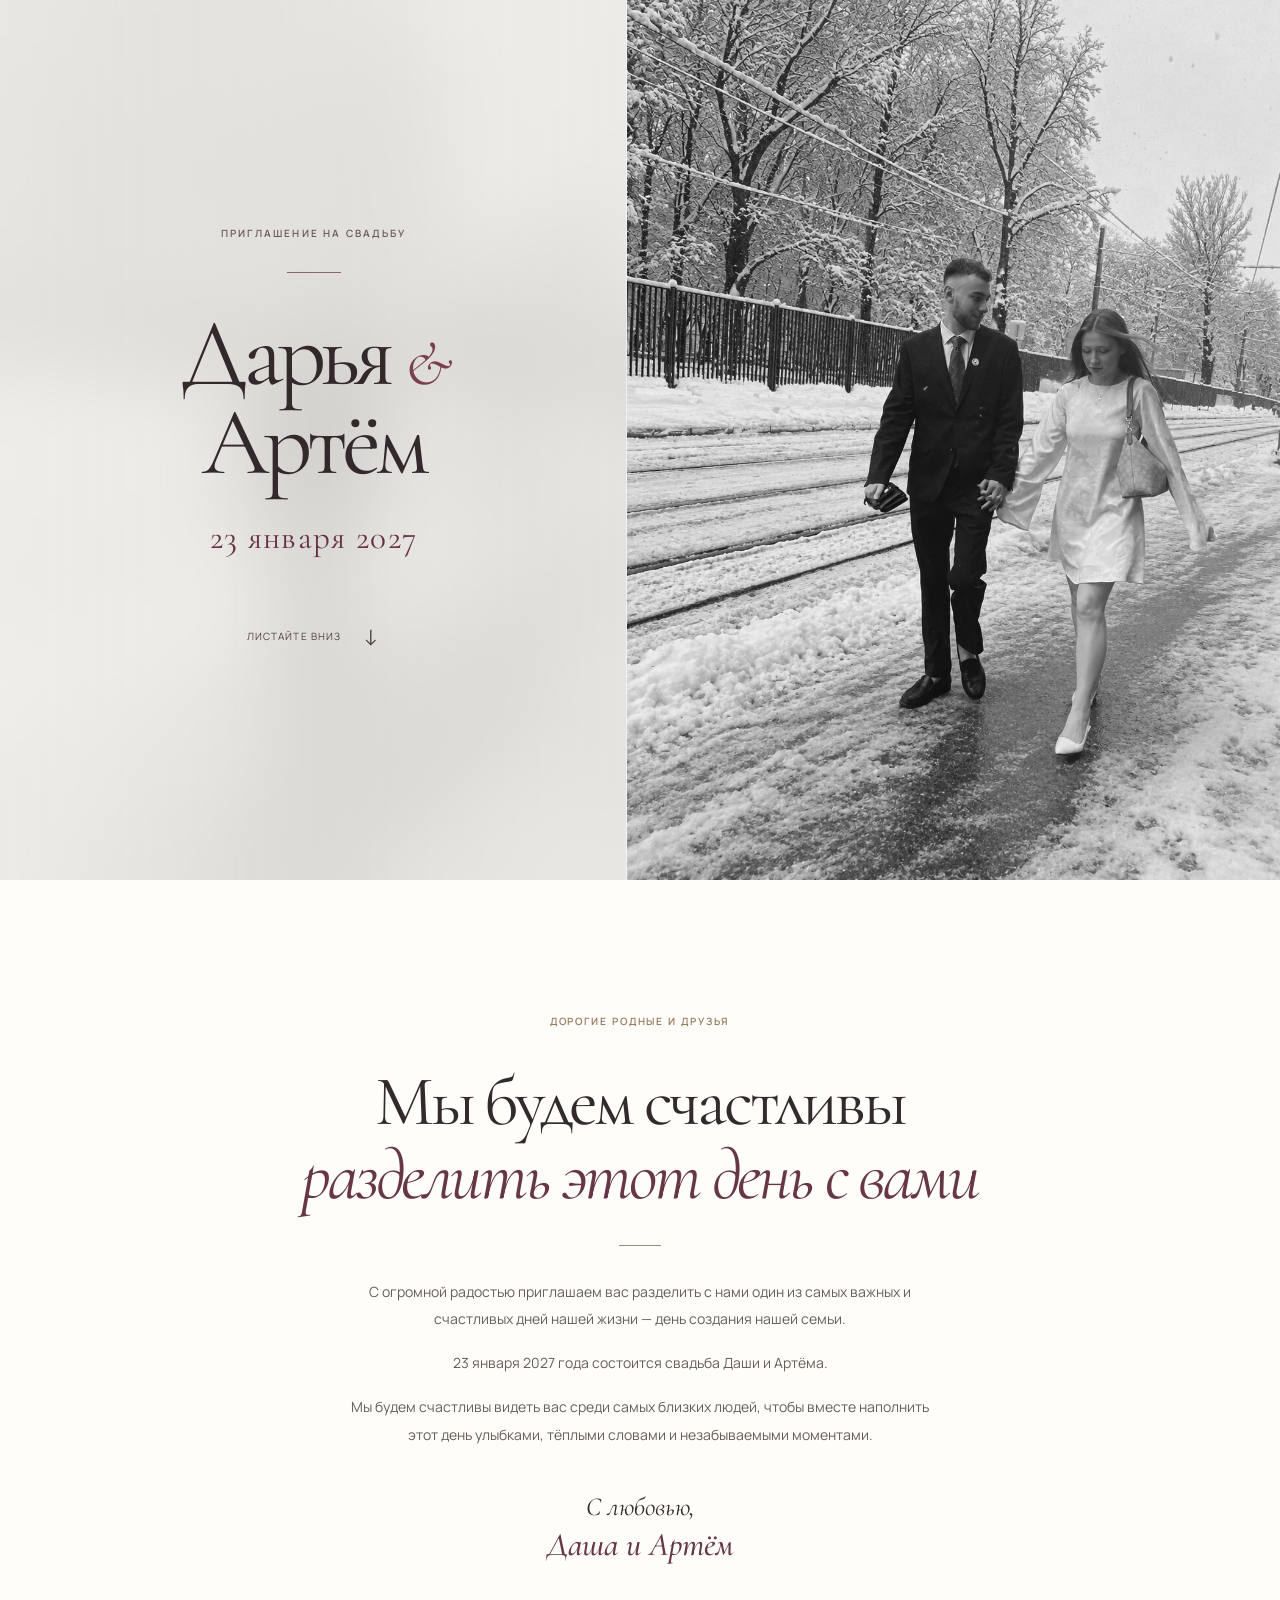
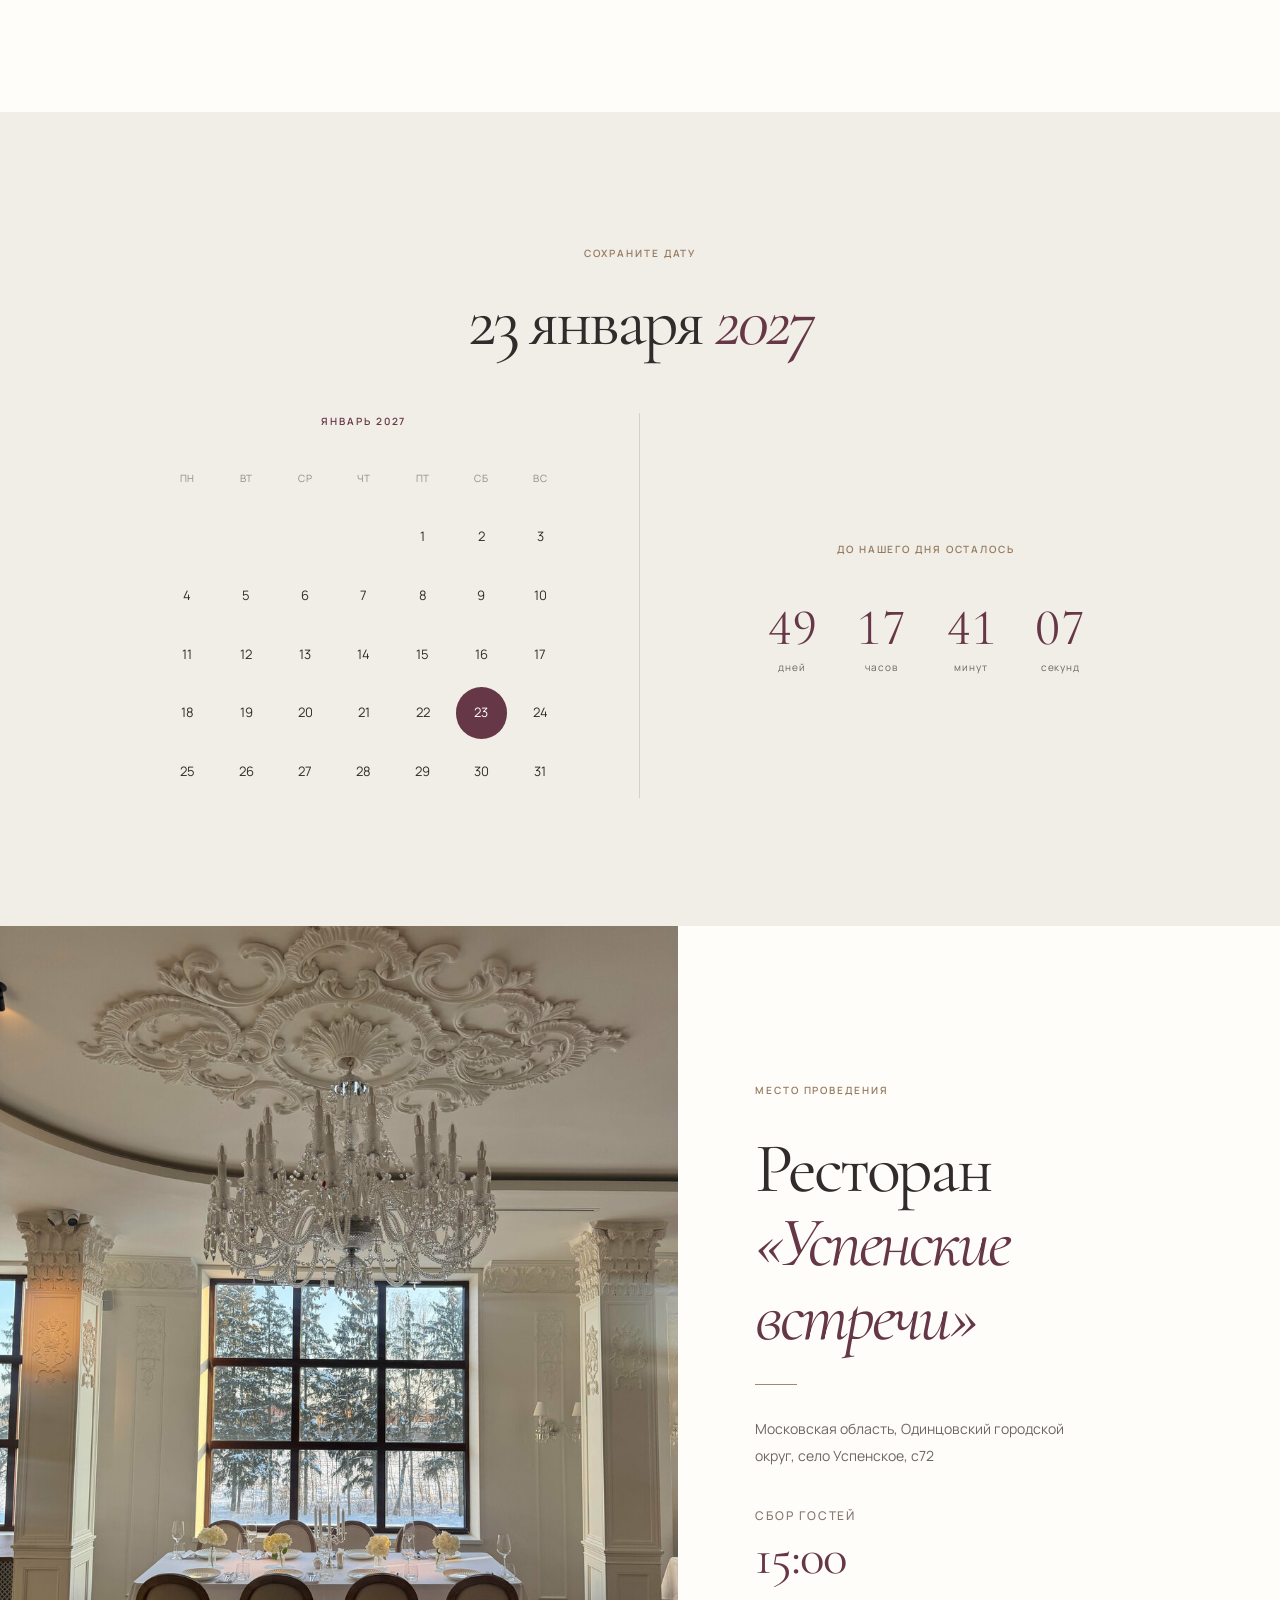
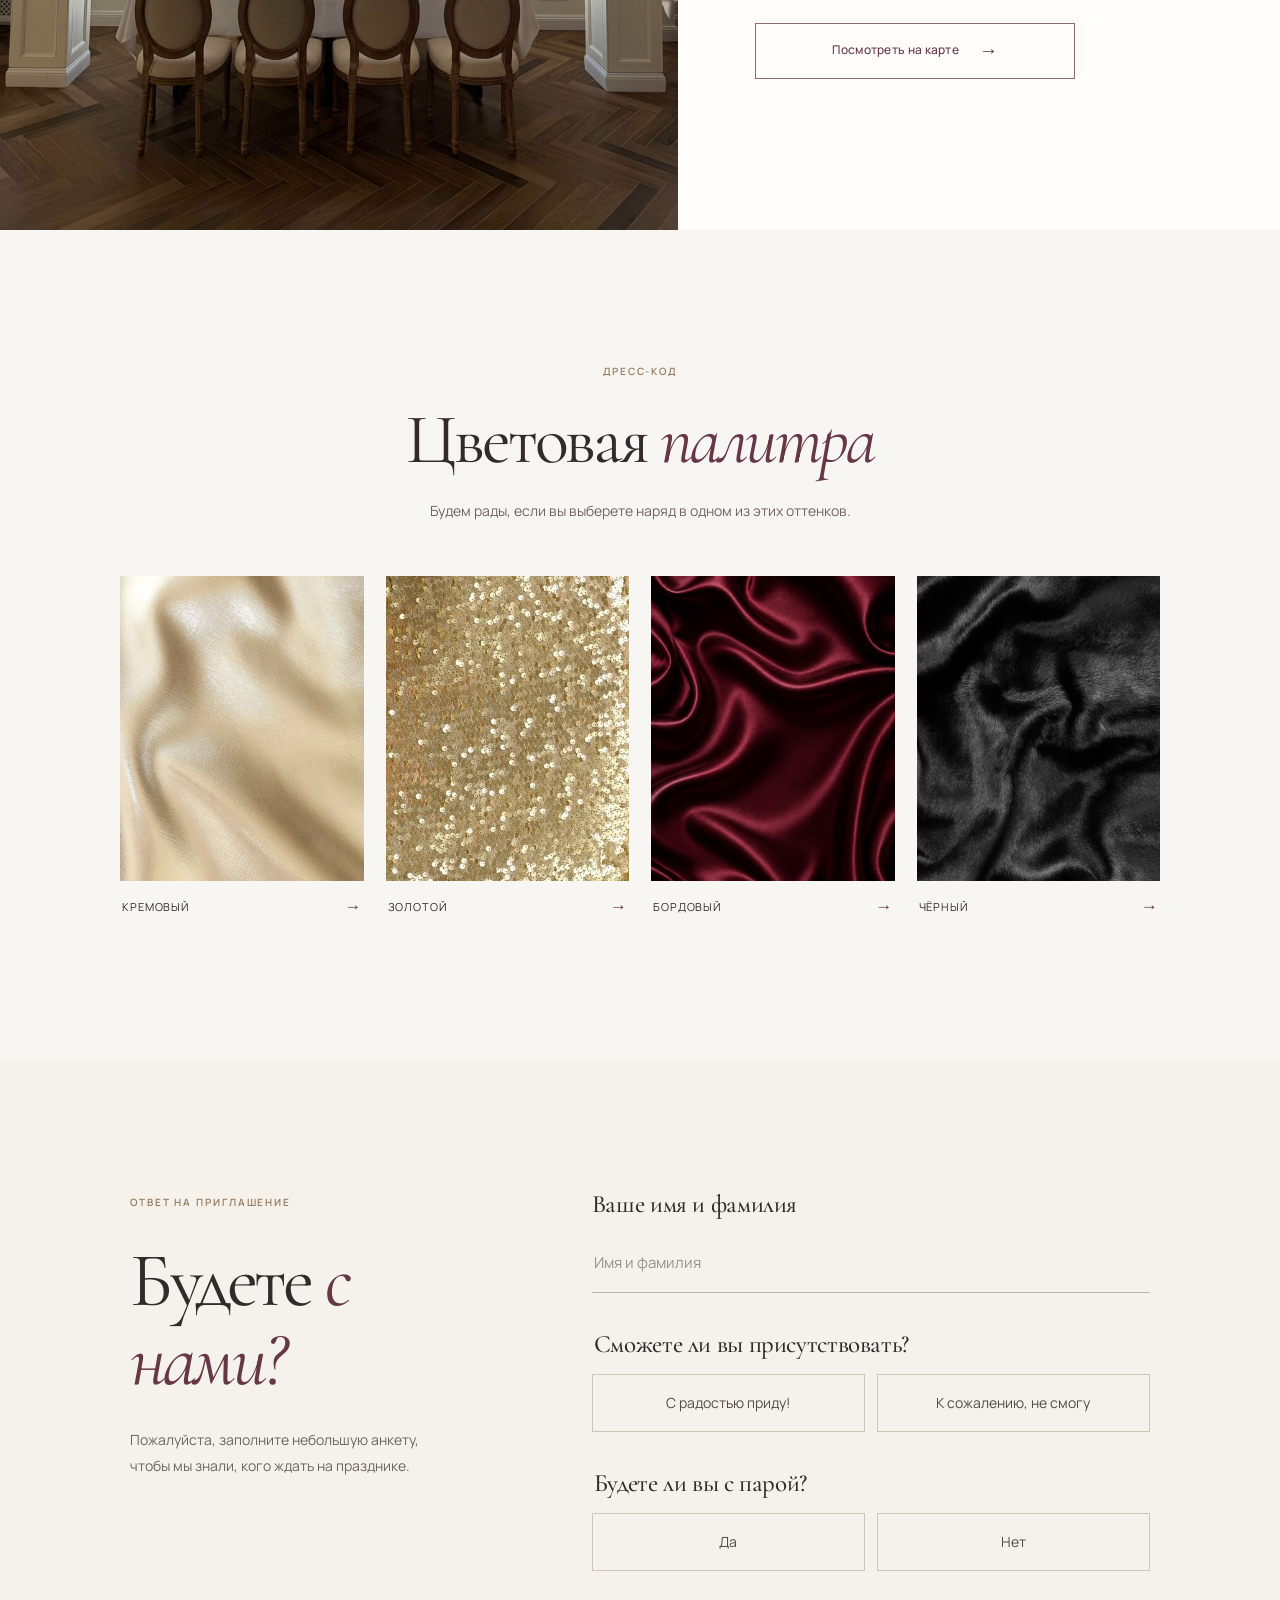
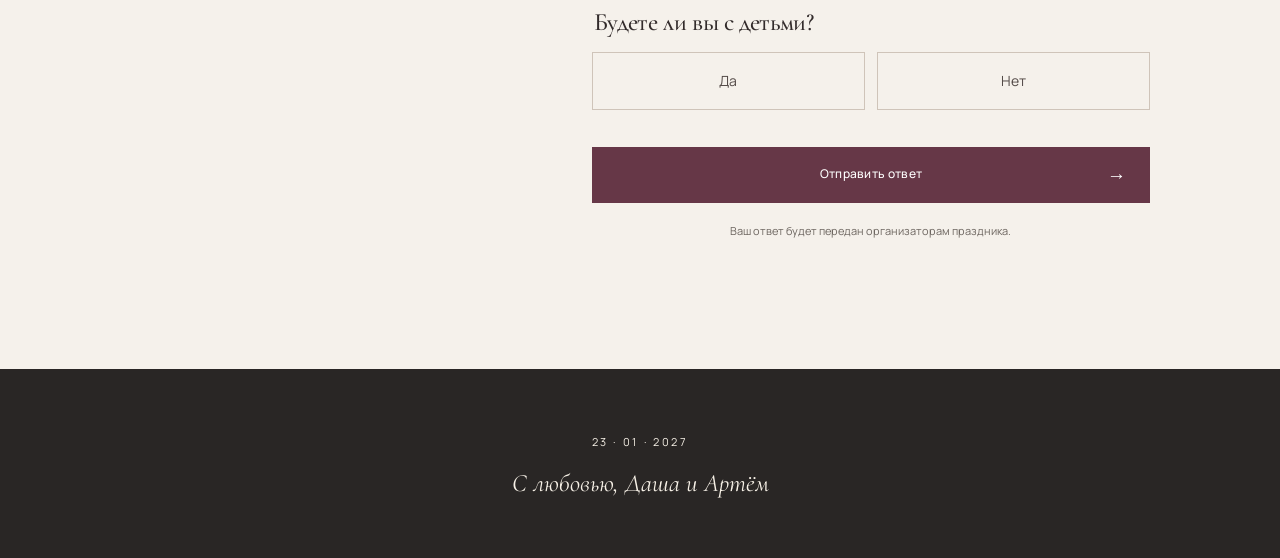
<file: index.html>
<!doctype html><html lang="ru"><head><meta charset="utf-8"><meta name="viewport" content="width=device-width,initial-scale=1"><meta name="theme-color" content="#f7f5f0"><meta name="description" content="Дарья и Артём приглашают вас на свадьбу 23 января 2027 года"><title>Дарья & Артём — Приглашение</title><link rel="preconnect" href="https://fonts.googleapis.com"><link rel="preconnect" href="https://fonts.gstatic.com" crossorigin><link href="https://fonts.googleapis.com/css2?family=Cormorant+Garamond:wght@400;500;600&family=Manrope:wght@400;500;600&display=swap" rel="stylesheet"><link rel="stylesheet" href="styles.css?v=20261010-3"></head><body><div class="snow" aria-hidden="true"></div><main>
<section class="hero"><div class="hero-photo"><img src="assets/hero-winter.jpg" alt="Дарья и Артём вместе на заснеженной улице"><div class="hero-shade"></div></div><div class="hero-card"><span class="tiny">ПРИГЛАШЕНИЕ НА СВАДЬБУ</span><span class="hero-line"></span><h1>Дарья <span>&amp;</span> Артём</h1><p class="hero-date">23 января 2027</p><a class="scroll-link" href="#invitation">Листайте вниз <span>↓</span></a></div></section>
<section class="invitation section" id="invitation"><div class="content-narrow reveal"><span class="tiny">ДОРОГИЕ РОДНЫЕ И ДРУЗЬЯ</span><h2>Мы будем счастливы<br><em>разделить этот день с вами</em></h2><div class="rule"></div><p>С огромной радостью приглашаем вас разделить с нами один из самых важных и счастливых дней нашей жизни — день создания нашей семьи.</p><p>23 января 2027 года состоится свадьба Даши и Артёма.</p><p>Мы будем счастливы видеть вас среди самых близких людей, чтобы вместе наполнить этот день улыбками, тёплыми словами и незабываемыми моментами.</p><p class="signature">С любовью,<br><strong>Даша и Артём</strong></p></div></section>
<section class="date section"><div class="date-inner"><div class="date-heading reveal"><span class="tiny">СОХРАНИТЕ ДАТУ</span><h2>23 января <em>2027</em></h2></div><div class="date-columns"><div class="calendar-block reveal"><p class="calendar-title">ЯНВАРЬ 2027</p><div class="calendar"><b>ПН</b><b>ВТ</b><b>СР</b><b>ЧТ</b><b>ПТ</b><b>СБ</b><b>ВС</b><i></i><i></i><i></i><i></i><span class="">1</span><span class="">2</span><span class="">3</span><span class="">4</span><span class="">5</span><span class="">6</span><span class="">7</span><span class="">8</span><span class="">9</span><span class="">10</span><span class="">11</span><span class="">12</span><span class="">13</span><span class="">14</span><span class="">15</span><span class="">16</span><span class="">17</span><span class="">18</span><span class="">19</span><span class="">20</span><span class="">21</span><span class="">22</span><span class="selected">23</span><span class="">24</span><span class="">25</span><span class="">26</span><span class="">27</span><span class="">28</span><span class="">29</span><span class="">30</span><span class="">31</span></div></div><div class="countdown-block reveal"><span class="tiny">ДО НАШЕГО ДНЯ ОСТАЛОСЬ</span><div class="countdown"><div><strong id="days">—</strong><small>дней</small></div><div><strong id="hours">—</strong><small>часов</small></div><div><strong id="minutes">—</strong><small>минут</small></div><div><strong id="seconds">—</strong><small>секунд</small></div></div></div></div></div></section>
<section class="venue" id="venue"><div class="venue-image reveal"><img src="assets/restaurant.jpg" loading="lazy" alt="Интерьер ресторана «Успенские встречи»"></div><div class="venue-info reveal"><span class="tiny">МЕСТО ПРОВЕДЕНИЯ</span><h2>Ресторан<br><em>«Успенские встречи»</em></h2><div class="rule"></div><p>Московская область, Одинцовский городской округ, село Успенское, с72</p><div class="arrival" aria-label="Сбор гостей в 15:00"><span class="arrival-caption">Сбор гостей</span><strong>15:00</strong></div><a class="button button-outline" href="https://yandex.ru/maps/?text=%D0%A0%D0%B5%D1%81%D1%82%D0%BE%D1%80%D0%B0%D0%BD%20%D0%A3%D1%81%D0%BF%D0%B5%D0%BD%D1%81%D0%BA%D0%B8%D0%B5%20%D0%B2%D1%81%D1%82%D1%80%D0%B5%D1%87%D0%B8%20%D1%81%D0%B5%D0%BB%D0%BE%20%D0%A3%D1%81%D0%BF%D0%B5%D0%BD%D1%81%D0%BA%D0%BE%D0%B5%20%D1%8172" target="_blank" rel="noopener noreferrer">Посмотреть на карте <span class="link-arrow" aria-hidden="true">→</span></a></div></section>
<section class="dress section" id="dress"><div class="reveal"><span class="tiny">ДРЕСС-КОД</span><h2>Цветовая <em>палитра</em></h2><p class="subtext">Будем рады, если вы выберете наряд в одном из этих оттенков.</p></div><div class="swatches reveal"><a href="https://www.pinterest.com/search/pins/?q=ivory%20cream%20wedding%20guest%20dress" target="_blank" rel="noopener noreferrer"><img src="assets/fabric-cream.jpg" loading="lazy" alt="Кремовая фактура ткани"><span>Кремовый <b class="link-arrow" aria-hidden="true">→</b></span></a><a href="https://www.pinterest.com/search/pins/?q=gold%20sequin%20evening%20dress" target="_blank" rel="noopener noreferrer"><img src="assets/fabric-gold.jpg" loading="lazy" alt="Золотые блёстки"><span>Золотой <b class="link-arrow" aria-hidden="true">→</b></span></a><a href="https://www.pinterest.com/search/pins/?q=burgundy%20satin%20evening%20dress" target="_blank" rel="noopener noreferrer"><img src="assets/fabric-wine.jpg" loading="lazy" alt="Бордовый атлас"><span>Бордовый <b class="link-arrow" aria-hidden="true">→</b></span></a><a href="https://www.pinterest.com/search/pins/?q=black%20velvet%20evening%20dress" target="_blank" rel="noopener noreferrer"><img src="assets/fabric-black.jpg" loading="lazy" alt="Чёрная фактура"><span>Чёрный <b class="link-arrow" aria-hidden="true">→</b></span></a></div></section>
<section class="rsvp section" id="rsvp"><div class="rsvp-layout"><div class="rsvp-copy reveal"><span class="tiny">ОТВЕТ НА ПРИГЛАШЕНИЕ</span><h2>Будете <em>с нами?</em></h2><p>Пожалуйста, заполните небольшую анкету, чтобы мы знали, кого ждать на празднике.</p></div><form id="guest-form" class="reveal"><label class="field-label" for="guest-name">Ваше имя и фамилия</label><input id="guest-name" name="name" type="text" autocomplete="name" placeholder="Имя и фамилия" maxlength="120" required><fieldset><legend>Сможете ли вы присутствовать?</legend><div class="options"><label class="option"><input type="radio" name="attendance" value="yes" required><span>С радостью приду!</span></label><label class="option"><input type="radio" name="attendance" value="no"><span>К сожалению, не смогу</span></label></div></fieldset><fieldset class="optional-question"><legend>Будете ли вы с парой?</legend><div class="options"><label class="option"><input type="radio" name="partner" value="yes" required><span>Да</span></label><label class="option"><input type="radio" name="partner" value="no"><span>Нет</span></label></div></fieldset><div id="partner-details" class="conditional-details" hidden><label class="field-label" for="partner-name">Имя и фамилия Вашей пары</label><input class="detail-input" id="partner-name" name="partnerName" type="text" placeholder="Имя и фамилия" maxlength="120" autocomplete="off" disabled required></div><fieldset class="optional-question"><legend>Будете ли вы с детьми?</legend><div class="options"><label class="option"><input type="radio" name="children" value="yes" required><span>Да</span></label><label class="option"><input type="radio" name="children" value="no"><span>Нет</span></label></div></fieldset><div id="children-details" class="conditional-details" hidden><label class="field-label" for="child-name-1">Имя и фамилия ребёнка</label><div id="children-list"><div class="child-entry"><input class="detail-input child-name" id="child-name-1" name="childName1" type="text" placeholder="Имя и фамилия ребёнка" maxlength="120" autocomplete="off" disabled required></div></div><button class="add-child" id="add-child" type="button"><span aria-hidden="true">＋</span> Добавить ещё ребёнка</button></div><button class="button button-primary" type="submit">Отправить ответ <span class="link-arrow" aria-hidden="true">→</span></button><p id="form-message" role="status"></p><p class="form-note">Ваш ответ будет передан организаторам праздника.</p></form></div></section><footer><span>23 · 01 · 2027</span><p>С любовью, Даша и Артём</p></footer></main><script src="script.js?v=20261010-3"></script></body></html>
</file>
<file: styles.css>
:root{--bg:#f8f6f1;--paper:#fffdfa;--ink:#292723;--wine:#632e3c;--muted:#756f68;--line:#ded8ce;--gold:#a68b69}*{box-sizing:border-box}html{scroll-behavior:smooth}body{margin:0;background:var(--bg);color:var(--ink);font-family:Manrope,Arial,sans-serif;font-size:14px;-webkit-font-smoothing:antialiased}a{color:inherit;text-decoration:none}img{display:block;width:100%;height:100%;object-fit:cover}h1,h2,p{margin-top:0}h1,h2{font-family:'Cormorant Garamond',Georgia,serif;font-weight:400;letter-spacing:-.035em}h2{font-size:clamp(48px,5.2vw,78px);line-height:1.03}h2 em{font-weight:400;color:var(--wine)}.tiny{font-size:10px;letter-spacing:.27em;font-weight:600;color:#957a5e}.section{padding:125px 7%}.hero{min-height:780px;height:100svh;max-height:1050px;position:relative;overflow:hidden;background:#25221f}.hero-photo,.hero-shade{position:absolute;inset:0}.hero-photo img{object-position:center 43%;animation:slowZoom 24s ease-in-out infinite alternate}.hero-shade{background:linear-gradient(90deg,rgba(23,19,19,.72),rgba(23,19,19,.24) 55%,rgba(23,19,19,.03) 90%),linear-gradient(0deg,rgba(23,19,19,.24),transparent 35%)}.hero-card{position:absolute;left:9%;top:50%;transform:translateY(-50%);color:#fffdf9;max-width:680px;animation:heroEnter 1.2s ease both}.hero-card .tiny{color:#f2e9db}.hero-line{display:block;width:54px;height:1px;background:#d5b999;margin:36px 0}.hero h1{font-size:clamp(86px,9.1vw,156px);line-height:.83;margin:0 0 35px;text-shadow:0 2px 20px #17120f2c}.hero h1 span{color:#d9b997;font-style:italic;font-size:.78em}.hero-date{font:400 clamp(22px,2.7vw,36px) 'Cormorant Garamond',serif;letter-spacing:.04em}.scroll-link{display:inline-flex;align-items:center;gap:22px;margin-top:70px;font-size:10px;letter-spacing:.2em;text-transform:uppercase}.scroll-link span{font-size:22px}.invitation{background:var(--paper);text-align:center}.content-narrow{max-width:720px;margin:auto}.invitation h2{margin:32px 0 27px}.rule{width:42px;height:1px;background:var(--gold);margin:32px auto}.invitation p{line-height:2.05;color:#655f58;max-width:600px;margin:17px auto}.invitation .signature{font:italic 26px/1.3 'Cormorant Garamond',serif;margin-top:42px;color:var(--ink)}.signature strong{font-weight:500;color:var(--wine);font-size:33px}.date{background:#f0ece4}.date-inner{max-width:1120px;margin:auto}.date-heading{text-align:center}.date-heading h2{margin:20px 0 55px}.date-columns{display:grid;grid-template-columns:1fr 1fr;align-items:center}.calendar-block{padding:0 12% 0 8%;border-right:1px solid #d8d0c5}.calendar-title{text-align:center;font-size:11px;letter-spacing:.25em;color:var(--wine);margin-bottom:22px}.calendar{display:grid;grid-template-columns:repeat(7,minmax(0,1fr));gap:7px}.calendar span,.calendar b,.calendar i{display:grid;place-items:center;aspect-ratio:1;font-size:13px;font-weight:400}.calendar b{font-size:10px;letter-spacing:.05em;color:#928a80}.calendar .selected{border-radius:50%;background:var(--wine);color:#fff}.countdown-block{text-align:center;padding-left:10%}.countdown{display:flex;justify-content:center;gap:clamp(15px,2.7vw,37px);margin-top:36px}.countdown div{display:flex;flex-direction:column;min-width:55px}.countdown strong{font:400 clamp(35px,4vw,62px) 'Cormorant Garamond',serif;color:var(--wine)}.countdown small{font-size:10px;letter-spacing:.09em;color:var(--muted)}.venue{display:grid;grid-template-columns:1.06fr .94fr;background:var(--paper);min-height:710px}.venue-image{min-height:710px;overflow:hidden}.venue-image img{object-position:center 45%;transition:transform 1s}.venue-image:hover img{transform:scale(1.035)}.venue-info{padding:100px clamp(40px,7vw,120px);align-self:center}.venue h2{margin:30px 0 25px}.venue .rule{margin:30px 0}.venue-info>p{max-width:340px;line-height:1.9;color:var(--muted)}.arrival{display:flex;align-items:center;gap:20px;margin:30px 0}.arrival strong{font:400 52px 'Cormorant Garamond',serif;color:var(--wine)}.arrival span{font-size:12px}.button{display:flex;align-items:center;justify-content:space-between;gap:25px;min-height:57px;padding:16px 25px;font:600 11px Manrope,Arial,sans-serif;letter-spacing:.1em;cursor:pointer;transition:background .25s,color .25s,transform .25s}.button span{font-size:18px}.button:hover{transform:translateY(-2px)}.button-outline{border:1px solid #bda98e;max-width:300px;color:var(--wine)}.button-outline:hover{background:#f2ece2}.dress{text-align:center;background:var(--bg)}.dress h2{margin:20px 0}.subtext{color:var(--muted);line-height:1.8}.swatches{max-width:1040px;margin:52px auto 0;display:grid;grid-template-columns:repeat(4,minmax(0,1fr));gap:18px}.swatches a{min-width:0}.swatches img{height:265px;aspect-ratio:4/5;object-fit:cover;transition:transform .45s,filter .45s}.swatches a:hover img{transform:translateY(-5px);filter:brightness(1.06)}.swatches a>span{display:flex;justify-content:space-between;align-items:center;font-size:11px;letter-spacing:.12em;text-transform:uppercase;padding:17px 2px}.swatches b{font-weight:400;color:var(--wine);font-size:16px}.rsvp{background:#efeae2}.rsvp-layout{max-width:1100px;margin:auto;display:grid;grid-template-columns:.82fr 1.18fr;gap:10%;align-items:start}.rsvp-copy h2{margin:27px 0}.rsvp-copy p{line-height:1.9;color:var(--muted);max-width:300px}form{width:100%}.field-label,legend{display:block;font-size:12px;font-weight:600;color:#4e4844;margin-bottom:13px}#guest-name{width:100%;border:1px solid #cec4b8;border-radius:2px;background:#ffffffa6;padding:17px 18px;font:13px Manrope,Arial,sans-serif;color:var(--ink)}#guest-name:focus{outline:2px solid #bfa8ac;outline-offset:2px}fieldset{border:0;margin:29px 0 0;padding:0}.options{display:flex;flex-wrap:wrap;gap:10px}.option{cursor:pointer;position:relative;display:inline-flex;min-height:46px;align-items:center}.option input{position:absolute;opacity:0;inset:0;cursor:pointer}.option span{display:flex;align-items:center;gap:10px;padding:13px 18px;border:1px solid #d2c9be;border-radius:40px;background:#ffffff6b;font-size:12px;transition:all .25s}.option span:before{content:'';width:12px;height:12px;border-radius:50%;border:1px solid #b8a89e;flex:none}.option input:checked+span{border-color:var(--wine);background:#fffaf6;color:var(--wine)}.option input:checked+span:before{background:var(--wine);box-shadow:inset 0 0 0 3px #fffaf6}.option input:focus-visible+span{outline:2px solid var(--wine);outline-offset:3px}.optional-question[hidden]{display:none}.button-primary{margin-top:35px;width:100%;border:1px solid var(--wine);background:var(--wine);color:white;border-radius:3px}.button-primary:hover{background:#4b1f2b}.form-note{font-size:10px;color:#827a70;line-height:1.8;margin:19px 0 0}#form-message{color:#426342;font-size:12px;line-height:1.8}footer{text-align:center;background:#292724;color:#f6f0e6;padding:55px 20px}footer span{font-size:11px;letter-spacing:.24em}footer p{font:italic 25px 'Cormorant Garamond',serif;margin:15px 0 0}.snow{position:fixed;inset:0;pointer-events:none;z-index:10;overflow:hidden}.flake{position:absolute;left:var(--x);top:-15px;width:var(--s);height:var(--s);background:#fff;border-radius:50%;opacity:var(--o);box-shadow:0 0 5px #fff8;animation:fall var(--d) linear var(--delay) infinite}@keyframes fall{to{transform:translate3d(var(--drift),110vh,0)}}@keyframes slowZoom{to{transform:scale(1.055)}}@keyframes heroEnter{from{opacity:0;transform:translateY(calc(-50% + 20px))}to{opacity:1;transform:translateY(-50%)}}.reveal{opacity:0;transform:translateY(20px);transition:opacity .9s ease,transform .9s ease}.reveal.visible{opacity:1;transform:none}@media(max-width:850px){.hero{height:82svh;min-height:580px}.hero-card{left:7%;right:7%;top:auto;bottom:9%;transform:none;animation:none}.hero h1{font-size:clamp(75px,13vw,110px)}.hero-shade{background:linear-gradient(0deg,#171415c7,transparent 73%)}.hero-photo img{object-position:center 35%}.hero-line{margin:24px 0}.scroll-link{margin-top:35px}.section{padding:90px 6%}.date-columns{gap:35px}.calendar-block{padding:0 7% 0 0}.countdown-block{padding-left:0}.venue{grid-template-columns:1fr}.venue-image{min-height:0;height:520px}.venue-info{padding:70px 8%}.rsvp-layout{grid-template-columns:1fr;gap:35px}.rsvp-copy p{max-width:550px}}@media(max-width:560px){.hero{min-height:640px;height:90svh}.hero-card{bottom:10%}.hero h1{font-size:clamp(67px,16vw,95px)}.hero .tiny{font-size:9px}.hero-date{font-size:27px}.section{padding:76px 22px}.section h2{font-size:clamp(47px,12vw,67px)}.invitation p{font-size:13px}.date-heading h2{margin-bottom:34px}.date-columns{grid-template-columns:1fr;gap:43px}.calendar-block{border-right:0;padding:0 4%}.calendar{max-width:360px;margin:auto}.countdown-block{border-top:1px solid #d8d0c5;padding:37px 0 0}.countdown{gap:13px}.countdown div{min-width:55px}.venue-image{height:380px}.venue-info{padding:70px 24px}.venue h2{font-size:60px}.swatches{grid-template-columns:repeat(2,minmax(0,1fr));gap:14px}.swatches img{height:205px}.rsvp-layout{gap:20px}.options{gap:8px}.option span{padding:12px 14px;font-size:11px}.rsvp-copy h2{margin:20px 0}}@media(prefers-reduced-motion:reduce){*,*:before,*:after{animation:none!important;transition:none!important;scroll-behavior:auto!important}.reveal{opacity:1;transform:none}}/* Editorial refinement — calm winter invitation */
:root{--bg:#f9f7f3;--paper:#fdfbf7;--wine:#642e3c;--ink:#2d2927}
body{font-size:15px}::selection{background:#d9c4c5;color:#34242a}
.hero{height:min(900px,100svh);min-height:660px;max-height:none;background:var(--paper);display:grid;grid-template-columns:53% 47%;overflow:hidden}
.hero-photo{position:relative;grid-column:2;grid-row:1;min-width:0;overflow:hidden}
.hero-photo img{object-position:50% 46%;animation:slowZoom 32s ease-in-out infinite alternate}
.hero-shade{background:linear-gradient(0deg,rgba(29,21,22,.12),transparent 30%)}
.hero-card{position:relative;grid-column:1;grid-row:1;top:auto;left:auto;transform:none;max-width:none;padding:clamp(50px,7vw,125px) clamp(35px,6vw,120px);display:flex;flex-direction:column;justify-content:center;align-items:flex-start;color:var(--ink);animation:heroEditorial 1.15s ease both}
.hero-card .tiny{color:#8d7669;font-size:11px;letter-spacing:.24em}.hero-line{background:#ae947b;margin:34px 0 42px}
.hero h1{font-size:clamp(80px,8.1vw,145px);line-height:.89;margin:0 0 39px;letter-spacing:-.06em;text-shadow:none;max-width:700px}
.hero h1 span{color:#9d7c72}.hero-date{font-size:clamp(25px,2.6vw,37px);color:var(--wine)}
.scroll-link{color:#665b55;margin-top:clamp(35px,7vh,80px);font-size:10px}.scroll-link:hover{color:var(--wine)}
.invitation{position:relative}.invitation .content-narrow{max-width:760px}.invitation p{font-size:14px;line-height:2.1}
.section{padding-top:clamp(85px,10vw,145px);padding-bottom:clamp(85px,10vw,145px)}
.date{background:#f1ede7}.date-columns{max-width:1040px;margin:auto}.calendar-block{padding-right:14%}.countdown strong{font-variant-numeric:lining-nums tabular-nums}
.venue{min-height:650px}.venue-image{min-height:650px}.venue-info{padding:75px clamp(35px,6vw,105px)}
.venue-info>p{font-size:14px}.swatches{gap:22px}.swatches a{overflow:hidden}.swatches img{height:auto;aspect-ratio:4/5;transition:transform .65s ease,filter .45s ease}.swatches a:hover img{transform:scale(1.035)}
.swatches a>span{font-size:11px}.rsvp{background:#f0ebe5}.rsvp-layout{gap:8%}
#guest-name{font-size:14px;padding:18px 19px;border-radius:0;background:#fffcf8}
.option span{font-size:13px;border-radius:2px;min-height:52px;background:#fffcf8;padding:14px 19px}
.option input:checked+span{background:#f9f1f0}.option span:before{width:14px;height:14px}
.button{font-size:12px;letter-spacing:.045em;min-height:58px}.button-primary{border-radius:0}
footer{padding:60px 20px;background:#292625}.snow{z-index:5}.flake{box-shadow:0 0 4px #fff6}
@keyframes heroEditorial{from{opacity:0;transform:translateY(22px)}to{opacity:1;transform:translateY(0)}}
@media(max-width:1000px){.hero{grid-template-columns:50% 50%}.hero-card{padding:55px 6vw}.hero h1{font-size:clamp(70px,9vw,105px)}}
@media(max-width:700px){
.hero{display:flex;flex-direction:column;min-height:0;height:auto;max-height:none}
.hero-photo{position:relative;flex:none;width:100%;height:clamp(370px,72svh,690px)}
.hero-photo img{object-position:center 40%}.hero-shade{background:linear-gradient(0deg,rgba(29,21,22,.1),transparent 38%)}
.hero-card{flex:none;display:flex;align-items:center;text-align:center;padding:49px 20px 56px;animation:heroEditorial 1s ease both}
.hero-card .tiny{font-size:9px;letter-spacing:.2em}.hero-line{margin:21px 0 28px;width:40px}
.hero h1{font-size:clamp(65px,13vw,95px);line-height:.9;margin-bottom:25px;max-width:550px}
.hero-date{font-size:29px;margin-bottom:0}.scroll-link{margin-top:28px;font-size:9px}
.section{padding:85px 22px}.section h2{font-size:clamp(48px,10vw,70px)}
.date-columns{grid-template-columns:1fr;gap:42px}.calendar-block{border-right:0;padding:0 3%}.calendar{max-width:370px;margin:auto}.countdown-block{border-top:1px solid #d8d0c5;padding:36px 0 0}
.venue{grid-template-columns:1fr;min-height:0}.venue-image{height:clamp(330px,60vw,510px);min-height:0}.venue-info{padding:75px 25px 85px}.venue h2{font-size:clamp(51px,10vw,70px)}
.swatches{grid-template-columns:repeat(2,minmax(0,1fr));gap:14px;margin-top:40px}.swatches a>span{font-size:10px}
.rsvp-layout{grid-template-columns:1fr;gap:32px}.rsvp-copy p{max-width:550px}
}
@media(max-width:380px){.hero-photo{height:390px}.hero h1{font-size:63px}.options{flex-direction:column}.option{width:100%}.option span{width:100%}.countdown{gap:7px}.countdown div{min-width:50px}}
@media(prefers-reduced-motion:reduce){.hero-card{animation:none!important}}

/* 2026-10 unified design system: editorial type + tactile, consistent controls */
:root{--bg:#f8f6f2;--paper:#fffdf9;--ink:#302b2a;--wine:#633443;--muted:#6d6660;--gold:#a18a71;--line:#d9d1c7;--control:#fffdfa;--ease:cubic-bezier(.22,1,.36,1)}
body{font-family:Manrope,Arial,sans-serif;font-size:15px;line-height:1.65}
h1,h2,.hero-date,.arrival strong,.countdown strong,.invitation .signature,footer p{font-family:'Cormorant Garamond',Georgia,serif}
h2{font-size:clamp(46px,5.5vw,76px);letter-spacing:-.045em;line-height:1.05}
h2 em{font-style:italic;color:var(--wine)}
.tiny,.calendar-title{font-family:Manrope,Arial,sans-serif;font-size:10px;font-weight:600;letter-spacing:.19em}
.hero h1{letter-spacing:-.055em}.hero-card{isolation:isolate}
.invitation p,.venue-info>p,.rsvp-copy p,.subtext{font-size:14px;line-height:1.95}
/* Every interactive element shares the same square-cornered, tailored language. */
.button,.option span,#guest-name{border-radius:0;font-family:Manrope,Arial,sans-serif}
.button{width:fit-content;min-width:245px;min-height:60px;display:inline-flex;align-items:center;justify-content:space-between;gap:24px;padding:17px 24px;border:1px solid var(--wine);background:transparent;color:var(--wine);font-size:12px;font-weight:600;letter-spacing:.025em;text-transform:none;transition:background .35s var(--ease),color .35s var(--ease),border-color .35s var(--ease),transform .35s var(--ease);-webkit-tap-highlight-color:transparent}
.button span{font-size:20px;font-weight:400;line-height:1}.button:hover{transform:translateY(-2px)}.button:focus-visible,.swatches a:focus-visible,.scroll-link:focus-visible{outline:2px solid var(--wine);outline-offset:5px}
.button-outline{max-width:none;border-color:var(--wine)}.button-outline:hover{background:var(--wine);color:#fff}
.button-primary{width:100%;margin-top:36px;background:var(--wine);color:#fff}.button-primary:hover{background:#4a2531;border-color:#4a2531}
#guest-form{font-family:Manrope,Arial,sans-serif;max-width:620px}
.field-label,fieldset legend{font-family:Manrope,Arial,sans-serif;font-size:13px;font-weight:600;letter-spacing:0;line-height:1.5;color:var(--ink);margin-bottom:14px}
#guest-name{display:block;width:100%;min-height:59px;padding:17px 19px;background:var(--control);border:1px solid #cfc6bb;color:var(--ink);font-size:14px;font-weight:400;line-height:1.4;appearance:none;transition:border-color .2s,box-shadow .2s}
#guest-name::placeholder{color:#8c837a;opacity:1}#guest-name:focus{outline:0;border-color:var(--wine);box-shadow:0 0 0 2px #63344321}
fieldset{margin-top:33px}.options{display:grid;grid-template-columns:repeat(2,minmax(0,1fr));gap:10px}.option{min-width:0;min-height:58px;display:block}.option input{width:100%;height:100%;margin:0}.option span{width:100%;min-height:58px;height:100%;display:flex;justify-content:flex-start;gap:12px;padding:13px 15px;border:1px solid #d0c7bc;background:var(--control);color:var(--ink);font-size:13px;font-weight:500;line-height:1.4;transition:background .25s,border-color .25s,color .25s;white-space:normal}.option span:before{width:15px;height:15px;flex:0 0 15px;border:1px solid #a99b8d}.option:hover span{border-color:#a18a83}.option input:checked+span{border-color:var(--wine);background:#f7f0ee;color:var(--wine)}.option input:checked+span:before{background:var(--wine);box-shadow:inset 0 0 0 3px #f7f0ee}.option input:focus-visible+span{outline:2px solid var(--wine);outline-offset:3px}
.form-note{font-size:11px;line-height:1.7;color:var(--muted)}#form-message{font-size:13px;line-height:1.7}
.swatches a{display:block}.swatches a>span{font-family:Manrope,Arial,sans-serif;font-size:11px;letter-spacing:.08em}.swatches a:focus-visible{outline-offset:6px}
.scroll-link{font-family:Manrope,Arial,sans-serif;letter-spacing:.11em}
@media(max-width:850px){.rsvp-layout{gap:30px}.rsvp-copy p{max-width:540px}}
@media(max-width:700px){.hero-photo{height:clamp(320px,62svh,610px)}.hero-card{padding:43px 20px 52px}.hero h1{font-size:clamp(65px,13vw,93px)}.hero-date{font-size:28px}.section{padding:78px 22px}.venue-info{padding:72px 24px}.button{min-height:58px}.swatches img{aspect-ratio:4/5}.rsvp-layout{gap:28px}}
@media(max-width:480px){.hero-photo{height:clamp(320px,55svh,500px)}.hero h1{font-size:clamp(62px,13.2vw,75px)}.hero-card .tiny{font-size:9px}.hero-date{font-size:26px}.section{padding:72px 20px}.section h2{font-size:clamp(44px,11vw,58px)}.options{grid-template-columns:1fr}.option,.option span{min-height:54px}.option span{font-size:13px;padding:13px 16px}.button{width:100%;min-width:0}.swatches{gap:12px}.swatches a>span{font-size:10px;letter-spacing:.03em}.calendar{gap:4px}.countdown{gap:8px}.countdown strong{font-size:clamp(32px,9vw,44px)}.countdown div{min-width:0;flex:1}.venue-image{height:340px}.rsvp-copy h2{margin-bottom:18px}}
@media(max-width:360px){.hero h1{font-size:58px}.section{padding-left:16px;padding-right:16px}.swatches img{aspect-ratio:3/4}.calendar span,.calendar b{font-size:11px}}
@media(hover:none){.button:hover{transform:none}.swatches a:hover img{transform:none}}
@media(prefers-reduced-motion:reduce){.reveal{opacity:1!important;transform:none!important}}


/* Final visual pass: unified editorial controls and mobile alignment */
:root{--wine:#663747;--ink:#322b2b;--line:#d7cfc5}
html,body{width:100%;max-width:100%;overflow-x:clip}
body{font-family:Manrope,Arial,sans-serif;font-weight:400}
main,section,footer{min-width:0}
.hero{overflow:hidden}
.hero-card h1{overflow-wrap:normal}
.rsvp{background:#f5f1eb}
.rsvp-layout{max-width:1020px;grid-template-columns:.8fr 1.2fr;gap:clamp(40px,7vw,95px)}
.rsvp-copy h2{font-family:'Cormorant Garamond',Georgia,serif;font-size:clamp(56px,6vw,82px);line-height:1.04}
.rsvp-copy p{font-size:14px;line-height:1.85}
#guest-form{font-family:Manrope,Arial,sans-serif;min-width:0}
.field-label,fieldset legend{font-family:'Cormorant Garamond',Georgia,serif;font-weight:500;font-size:25px;line-height:1.2;letter-spacing:-.015em;margin:0 0 15px;color:var(--ink)}
#guest-name{display:block;width:100%;height:59px;border:0;border-bottom:1px solid #bfb4a9;background:transparent;padding:13px 2px;font:400 15px/1.5 Manrope,Arial,sans-serif;border-radius:0;color:var(--ink);outline:none;transition:border-color .25s}
#guest-name::placeholder{color:#99918b}
#guest-name:focus{border-color:var(--wine);outline:none;box-shadow:0 1px 0 var(--wine)}
fieldset{margin:36px 0 0;padding:0;border:0;min-width:0}
.options{display:grid;grid-template-columns:repeat(2,minmax(0,1fr));gap:12px}
.option{display:block;position:relative;min-width:0;min-height:58px;cursor:pointer}
.option input{position:absolute;inset:0;width:100%;height:100%;opacity:0;margin:0;cursor:pointer}
.option span{display:flex;align-items:center;justify-content:center;text-align:center;width:100%;min-height:58px;height:100%;padding:13px 15px;border:1px solid #cfc4b9;background:transparent;border-radius:0;font:400 14px/1.45 Manrope,Arial,sans-serif;color:#544b48;transition:background .25s,border-color .25s,color .25s;letter-spacing:0}
.option span:before{display:none!important}
.option:hover span{border-color:var(--wine);background:#fffaf5}
.option input:checked+span{background:var(--wine);color:#fff;border-color:var(--wine)}
.option input:focus-visible+span{outline:2px solid var(--wine);outline-offset:3px}
.button{font-family:Manrope,Arial,sans-serif;font-weight:500;font-size:13px;letter-spacing:.015em;border-radius:0}
.button-primary{min-height:64px;justify-content:center;position:relative;margin-top:37px}
.button-primary span{position:absolute;right:23px;top:50%;transform:translateY(-50%)}
.form-note{font-size:11px;line-height:1.7;text-align:center}
#form-message{text-align:center}
@media(max-width:850px){.rsvp-layout{grid-template-columns:1fr;gap:32px}}
@media(max-width:700px){
  .hero{display:flex;flex-direction:column;min-height:0;height:auto;max-height:none}
  .hero-photo{position:relative;width:100%;height:clamp(320px,62svh,600px);flex:none}
  .hero-card{position:relative;top:auto;bottom:auto;left:auto;right:auto;transform:none!important;width:100%;max-width:none;display:flex;flex-direction:column;align-items:center;justify-content:center;text-align:center;padding:44px 22px 55px;margin:0;animation:none}
  .hero-card .tiny,.hero-date,.scroll-link{width:100%;text-align:center;justify-content:center}
  .hero-line{margin:22px auto 27px}
  .hero h1{width:100%;max-width:100%;margin:0 auto 20px;font-size:clamp(58px,12vw,84px);line-height:1.03;text-align:center;letter-spacing:-.04em}
  .hero-date{margin:0;font-size:clamp(25px,6vw,32px)}
  .scroll-link{margin-top:24px}
  .section{padding:78px 22px}
  .invitation,.date,.dress,.rsvp{text-align:center}
  .content-narrow,.date-inner,.date-heading,.rsvp-layout,.rsvp-copy{width:100%;margin-inline:auto;text-align:center}
  .invitation h2,.date h2,.dress h2,.rsvp h2{margin-left:auto;margin-right:auto}
  .invitation p,.subtext,.rsvp-copy p{margin-left:auto;margin-right:auto;text-align:center}
  .rsvp-copy p{max-width:440px}
  .rsvp-layout{grid-template-columns:1fr;gap:34px}
  #guest-form{text-align:center;max-width:510px;margin:0 auto}
  .field-label,fieldset legend{text-align:center}
  #guest-name{text-align:center}
  .venue-info{text-align:center;padding:70px 22px}
  .venue .rule{margin:26px auto}
  .venue-info>p{margin-left:auto;margin-right:auto}
  .arrival{justify-content:center}
  .venue .button{margin-left:auto;margin-right:auto}
  .date-columns{grid-template-columns:1fr;gap:42px}
  .calendar-block{border:0;padding:0}
  .calendar{max-width:365px;margin:auto}
  .countdown-block{padding:38px 0 0;border-top:1px solid #d8d0c5}
  .swatches{grid-template-columns:repeat(2,minmax(0,1fr))}
  .rsvp-copy h2{font-size:clamp(54px,11vw,72px)}
}
@media(max-width:480px){
  .hero-photo{height:clamp(320px,54svh,490px)}
  .hero-card{padding:39px 18px 47px}
  .hero h1{font-size:clamp(54px,12vw,65px)}
  .section{padding:68px 20px}
  .section h2{font-size:clamp(44px,10.5vw,57px)}
  .options{grid-template-columns:1fr;gap:10px}
  .option,.option span{min-height:55px}
  .field-label,fieldset legend{font-size:24px}
  .button{width:100%;min-width:0}
  .venue-info{padding:65px 20px}
  .venue h2{font-size:clamp(43px,10vw,58px)}
  .countdown{gap:7px}
  .countdown div{min-width:0;flex:1}
  .swatches img{height:auto;aspect-ratio:4/5}
}
@media(max-width:350px){.hero h1{font-size:49px}.section{padding-left:16px;padding-right:16px}}
@media(prefers-reduced-motion:reduce){.hero-card{animation:none}.reveal{opacity:1;transform:none}}

/* Winter portrait hero: blurred photographic extension on the left, original on the right. */
.hero{display:grid;grid-template-columns:49% 51%;height:min(880px,100svh);min-height:620px;background:#e6e4e0;position:relative;overflow:hidden}
.hero-photo{position:relative;grid-column:2;grid-row:1;inset:auto;height:100%;width:100%;overflow:hidden}
.hero-photo img{height:100%;width:100%;object-fit:cover;object-position:50% 47%;animation:slowZoom 32s ease-in-out infinite alternate}
.hero-shade{display:none}
.hero-card{position:relative;grid-column:1;grid-row:1;inset:auto;top:auto;left:auto;bottom:auto;right:auto;transform:none!important;max-width:none;width:100%;height:100%;padding:clamp(40px,6vw,100px);display:flex;flex-direction:column;align-items:center;justify-content:center;text-align:center;color:#302c2b;background:linear-gradient(90deg,rgba(248,246,242,.86),rgba(248,246,242,.73)),url('assets/hero-winter-blur.jpg') center / cover no-repeat;animation:none}
.hero-card::after{content:'';position:absolute;inset:0;border-right:1px solid rgba(255,255,255,.5);pointer-events:none}
.hero-card>*{position:relative;z-index:1}
.hero-card .tiny{color:#6b5859;letter-spacing:.22em;font-size:10px;width:100%;text-align:center}
.hero-line{margin:30px auto 36px;background:#866a6c}
.hero h1{font-family:'Cormorant Garamond',Georgia,serif;font-size:clamp(72px,7.5vw,128px);line-height:.93;letter-spacing:-.055em;max-width:620px;width:100%;margin:0 auto 30px;text-align:center;color:#33282c;text-shadow:none;overflow-wrap:normal}
.hero h1 span{font-size:.65em;font-weight:400;font-style:italic;color:#793f4e}
.hero-date{color:#673343;font-size:clamp(26px,2.6vw,38px);margin:0;text-align:center;width:100%}
.scroll-link{margin-top:60px;justify-content:center;color:#4d4341}
@media(max-width:760px){
 .hero{display:flex;flex-direction:column;height:auto;min-height:0;max-height:none}
 .hero-photo{width:100%;height:clamp(390px,67svh,720px);flex:none;grid-column:auto;grid-row:auto}
 .hero-photo img{object-position:center 45%}
 .hero-card{grid-column:auto;grid-row:auto;height:auto;min-height:315px;padding:55px 20px 58px;align-items:center;text-align:center;background:linear-gradient(rgba(248,246,242,.91),rgba(248,246,242,.91)),url('assets/hero-winter-blur.jpg') center / cover no-repeat}
 .hero-card::after{border-right:0;border-top:1px solid rgba(255,255,255,.5)}
 .hero-card .tiny,.hero-date,.scroll-link{width:100%;text-align:center;justify-content:center}
 .hero-line{margin:23px auto 28px}
 .hero h1{width:100%;max-width:600px;font-size:clamp(63px,12.5vw,94px);margin:0 auto 23px;line-height:.98;text-align:center}
 .hero-date{font-size:clamp(27px,6vw,33px)}
 .scroll-link{margin:29px auto 0}
}
@media(max-width:420px){
 .hero-photo{height:clamp(355px,57svh,510px)}
 .hero-card{padding:44px 18px 48px;min-height:280px}
 .hero h1{font-size:clamp(57px,12vw,70px)}
}
@media(prefers-reduced-motion:reduce){.hero-photo img{animation:none}}

/* Venue / action controls — polished mobile typography and spacing */
.venue-info{min-width:0}
.arrival{display:flex;flex-direction:column;align-items:flex-start;justify-content:center;gap:4px;margin:38px 0 36px;padding:0;border:0}
.arrival-caption{font-family:Manrope,Arial,sans-serif;font-size:11px;font-weight:500;letter-spacing:.16em;text-transform:uppercase;color:#83756f;line-height:1.5}
.arrival strong{display:block;font-family:'Cormorant Garamond',Georgia,serif;font-size:clamp(60px,6vw,83px);font-weight:400;letter-spacing:-.035em;line-height:1;color:var(--wine)}
.button{font-family:Manrope,Arial,sans-serif;font-size:12px;font-weight:500;letter-spacing:.025em;min-height:56px;justify-content:center;gap:20px;text-align:center;border-radius:0;line-height:1.4}
.button-outline{width:100%;max-width:320px;border:1px solid #8f6974;color:var(--wine);background:transparent}
.button-outline:hover{background:#f2ece9}
.link-arrow{font-family:Arial,Helvetica,sans-serif!important;font-style:normal!important;font-size:19px!important;font-weight:400!important;line-height:1!important;letter-spacing:0!important;display:inline-block;flex:none;vertical-align:middle;color:inherit}
.swatches .link-arrow{font-size:17px!important}
@media(max-width:760px){
 .venue-info{text-align:center;padding:64px 22px 76px}
 .venue-info .arrival{align-items:center;justify-content:center;gap:6px;margin:35px auto 38px;width:100%;text-align:center}
 .arrival strong{font-size:clamp(65px,18vw,85px)}
 .arrival-caption{font-size:11px;letter-spacing:.19em}
 .venue-info .button-outline{margin:0 auto;max-width:340px;min-height:58px;width:100%;padding:16px 18px}
}
@media(max-width:390px){.venue-info{padding-inline:18px}.venue-info .button-outline{max-width:100%}}

/* Дополнительные поля гостей — единый стиль анкеты */
.conditional-details{margin-top:23px;padding:18px 0 0;border-top:1px solid #d9d0c6;text-align:left}
.conditional-details[hidden],.optional-question[hidden]{display:none!important}
.conditional-details .field-label{display:block;font-size:21px;margin:0 0 8px}
.detail-input{display:block;width:100%;min-width:0;min-height:54px;padding:12px 3px;background:transparent;border:0;border-bottom:1px solid #bfb4a9;border-radius:0;font:400 15px/1.5 Manrope,Arial,sans-serif;color:var(--ink)}
.detail-input:focus{outline:none;border-color:var(--wine);box-shadow:0 1px 0 var(--wine)}
.detail-input::placeholder{color:#99918b}
.child-entry{position:relative;margin-bottom:15px}
.child-entry+.child-entry{padding-top:15px;border-top:1px solid #e4dbd1}
.add-child{display:inline-flex;align-items:center;gap:10px;margin-top:6px;padding:10px 0;background:none;border:0;border-bottom:1px solid var(--wine);color:var(--wine);font:500 13px/1.5 Manrope,Arial,sans-serif;cursor:pointer}
.add-child span{font-size:20px;font-weight:300;line-height:1}
.remove-child{display:block;margin:9px 0 0 auto;background:none;border:0;color:var(--wine);font:400 12px Manrope,Arial,sans-serif;text-decoration:underline;cursor:pointer}
@media(max-width:700px){.conditional-details{text-align:center}.conditional-details .field-label{text-align:center;font-size:21px}.detail-input{text-align:center}.add-child{margin-inline:auto}.child-entry{text-align:center}}

/* Final refinements: consistent hero names and discreet arrival time */
.venue-info .arrival strong,.arrival strong{font-size:clamp(38px,4vw,52px);line-height:1.12;letter-spacing:-.02em}
@media(max-width:560px){.venue-info .arrival strong,.arrival strong{font-size:46px}.hero-card h1{letter-spacing:-.045em}}

/* Reliability: content must remain visible even if JS fails or is cached. */
.reveal,.reveal.visible{opacity:1!important;transform:none!important;visibility:visible!important;}
</file>
